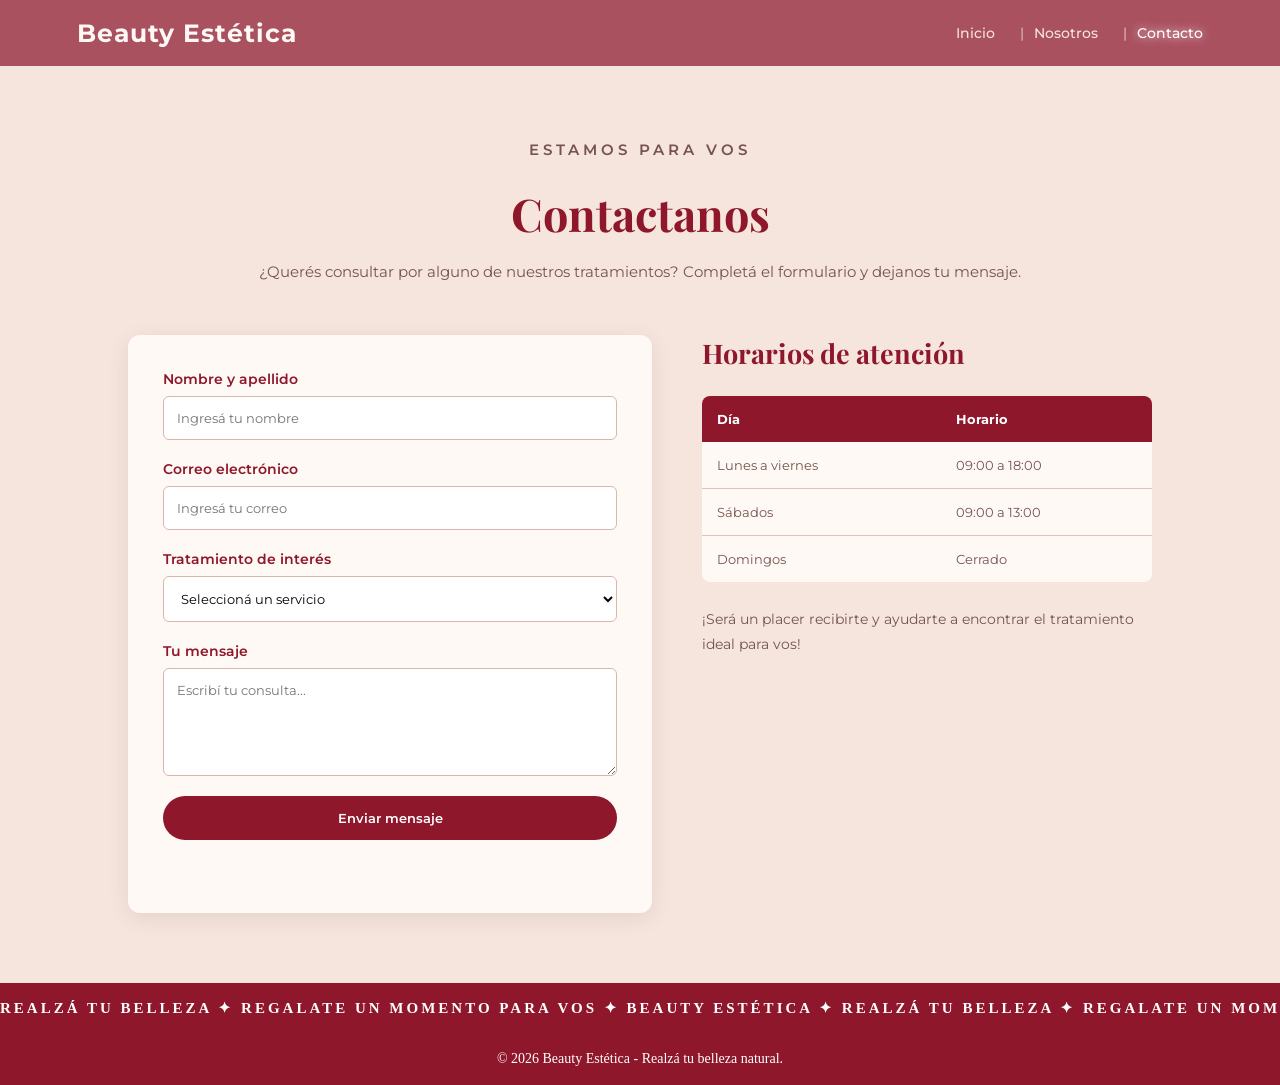
<file: Contacto.html>
<!DOCTYPE html>
<html lang="es">
<head>
<meta charset="UTF-8">

<meta name="viewport" content="width=device-width, initial-scale=1.0">

    <title>Contacto | Beauty Estética</title>

    <link href="https://fonts.googleapis.com/css2?family=Montserrat:wght@400;500;600;700&family=Playfair+Display:wght@500;600;700&display=swap" rel="stylesheet">

    <link rel="stylesheet" href="Css/Styles.css">
</head>

<body>

<header class="encabezado">
 <a href="index.html" class="logo">Beauty Estética</a>

<nav class="menu">
    <a href="index.html">Inicio</a>
    <a href="Nosotros.html">Nosotros</a>
    <a href="Contacto.html" class="activo">Contacto</a>
</nav>
</header>

<main>

<section class="contacto">
<div class="contacto-intro">
<p class="subtitulo">ESTAMOS PARA VOS</p>

<h1>Contactanos</h1>

<p>
¿Querés consultar por alguno de nuestros tratamientos?
Completá el formulario y dejanos tu mensaje.
</p>
</div>

<div class="contacto-contenido">

<form class="formulario-contacto">

<label for="nombre">Nombre y apellido</label>
<input type="text" id="nombre" name="nombre"
placeholder="Ingresá tu nombre" required>

<label for="email">Correo electrónico</label>
<input type="email" id="email" name="email"
placeholder="Ingresá tu correo" required>

<label for="servicio">Tratamiento de interés</label>
<select id="servicio" name="servicio" required>
 <option value="">Seleccioná un servicio</option>
 <option value="manicuria">Manicuría</option>
 <option value="capilar">Tratamientos capilares</option>
 <option value="pestanas">Pestañas pelo por pelo</option>
 <option value="maquillaje">Maquillaje</option>
</select>

<label for="mensaje">Tu mensaje</label>
<textarea id="mensaje" name="mensaje" rows="5"
placeholder="Escribí tu consulta..." required></textarea>

<button type="submit">Enviar mensaje</button>
<p id="mensaje-formulario"></p>
</form>

<div class="contacto-info">
    <h2>Horarios de atención</h2>

<table>
<thead>
<tr>
 <th>Día</th>
  <th>Horario</th>
  </tr>
  </thead>

  <tbody>
 <tr>
  <td>Lunes a viernes</td>
  <td>09:00 a 18:00</td>
 </tr>

  <tr>
   <td>Sábados</td>
    <td>09:00 a 13:00</td>
   </tr>

    <tr>
  <td>Domingos</td>
   <td>Cerrado</td>
    </tr>
   </tbody>
  </table>

   <p>
    ¡Será un placer recibirte y ayudarte a encontrar
     el tratamiento ideal para vos!
  </p>
   </div>

 </div>
</section>

</main>

<div class="franja-animada">
    <div class="texto-animado">
        REALZÁ TU BELLEZA ✦ REGALATE UN MOMENTO PARA VOS ✦
        BEAUTY ESTÉTICA ✦ REALZÁ TU BELLEZA ✦
        REGALATE UN MOMENTO PARA VOS ✦ BEAUTY ESTÉTICA ✦
    </div>
</div>

    <footer class="pie-pagina">
        <p>© 2026 Beauty Estética - Realzá tu belleza natural.</p>
    </footer>

<script src="Java/java.js"></script>

</body>
</html>
</file>
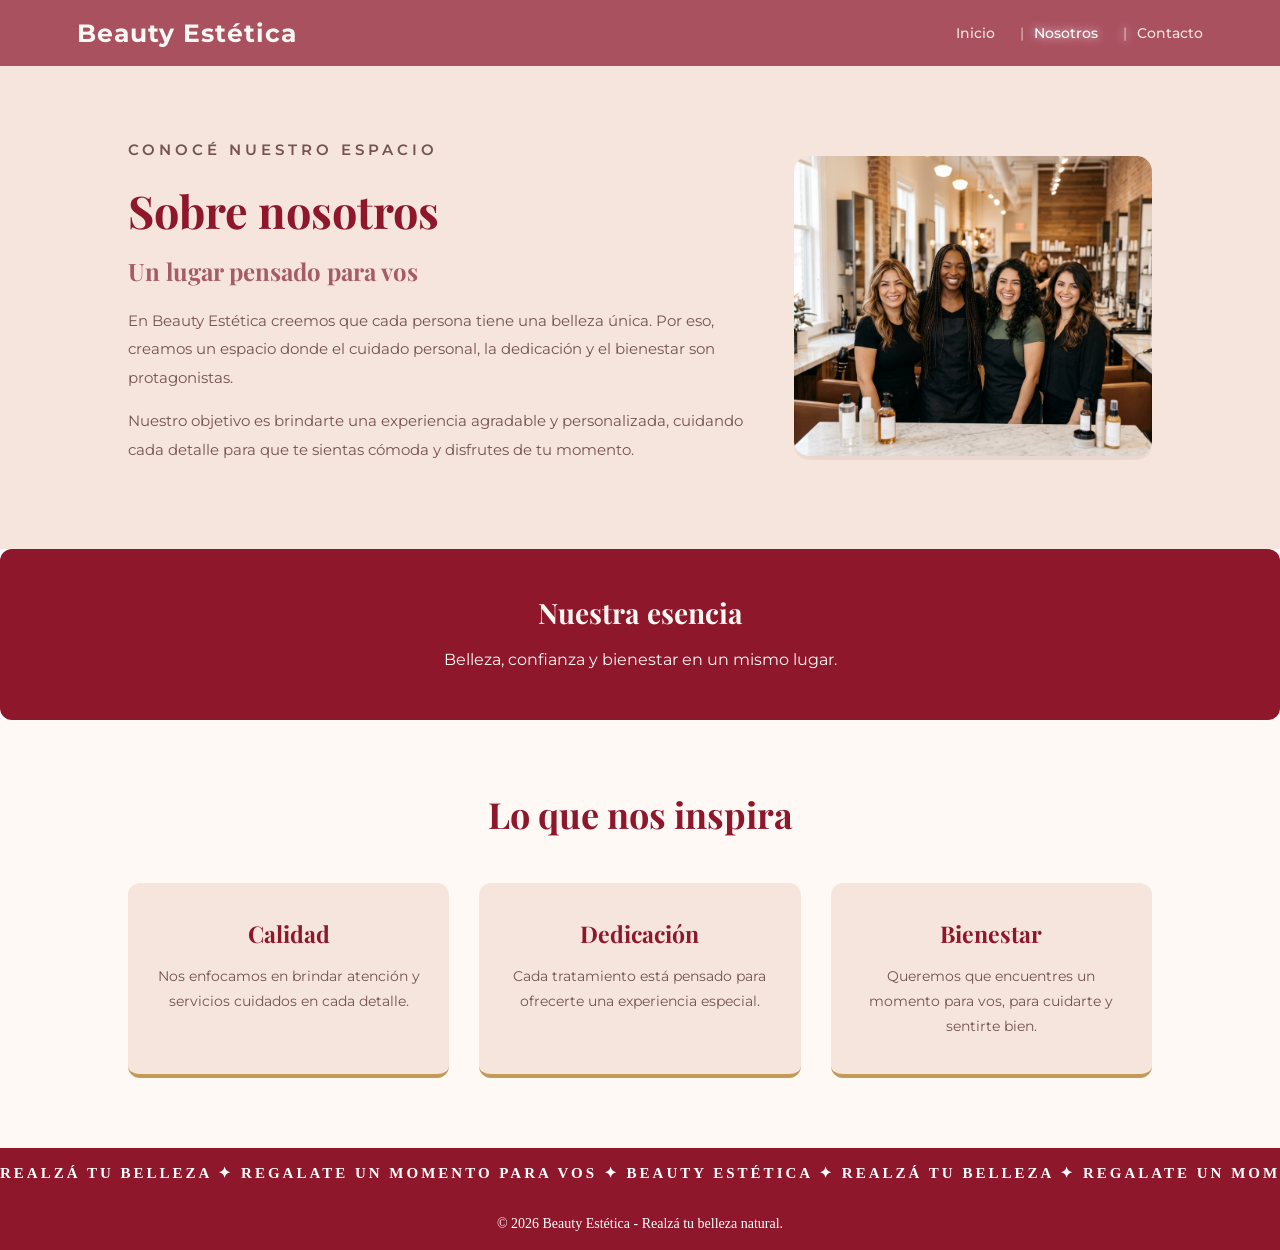
<file: Nosotros.html>
<!DOCTYPE html>

<html lang="es">

<head>

 <meta charset="UTF-8">

<meta name="viewport" content="width=device-width, initial-scale=1.0">
<title>Nosotros | Beauty Estética</title>

<link href="https://fonts.googleapis.com/css2?family=Montserrat:wght@400;500;600;700&family=Playfair+Display:wght@500;600;700&display=swap" rel="stylesheet">

    <link rel="stylesheet" href="Css/Styles.css">
</head>

<body>

<header class="encabezado">
     <a href="index.html" class="logo">Beauty Estética</a>

<nav class="menu">
<a href="index.html">Inicio</a>
 <a href="Nosotros.html" class="activo">Nosotros</a>
<a href="Contacto.html">Contacto</a>
</nav>
</header>

<main>

<section class="nosotros">

 <div class="nosotros-contenido">

<p class="subtitulo">CONOCÉ NUESTRO ESPACIO</p>

<h1>Sobre nosotros</h1>

<h2>Un lugar pensado para vos</h2>

<p>
    En Beauty Estética creemos que cada persona tiene
    una belleza única. Por eso, creamos un espacio donde
     el cuidado personal, la dedicación y el bienestar
    son protagonistas. </p>

<p>
Nuestro objetivo es brindarte una experiencia
agradable y personalizada, cuidando cada detalle
para que te sientas cómoda y disfrutes de tu momento.
</p>

</div>

<div class="nosotros-imagen">
<img src="Img/estilistas.jpg" alt="Equipo de estilistas de Beauty Estética">
</div>

</section>

<div class="nosotros-destacado">
    <h2>Nuestra esencia</h2>
    <p>Belleza, confianza y bienestar en un mismo lugar.</p>
</div>
<section class="valores">
 <h2>Lo que nos inspira</h2>

 <div class="valores-contenedor">
 <div class="valor">
 <h3>Calidad</h3>
<p>
Nos enfocamos en brindar atención y servicios
cuidados en cada detalle.
 </p>
</div>

<div class="valor">
<h3>Dedicación</h3>
<p>
 Cada tratamiento está pensado para ofrecerte
una experiencia especial.
</p>
 </div>

 <div class="valor">
<h3>Bienestar</h3>
 <p>
 Queremos que encuentres un momento para vos,
para cuidarte y sentirte bien.
 </p>
 </div>
 </div>
</section>

</main>

<div class="franja-animada">
    <div class="texto-animado">
        REALZÁ TU BELLEZA ✦ REGALATE UN MOMENTO PARA VOS ✦
        BEAUTY ESTÉTICA ✦ REALZÁ TU BELLEZA ✦
        REGALATE UN MOMENTO PARA VOS ✦ BEAUTY ESTÉTICA ✦
    </div>
</div>



<footer class="pie-pagina">
<p>© 2026 Beauty Estética - Realzá tu belleza natural.</p>
</footer>

<script src="Java/java.js"></script>

</body>
</html>
</file>
<file: Css/Styles.css>
/* ESTILOS GENERALES */

* {
    margin: 0;
    padding: 0;
    box-sizing: border-box;
}

/* PORTADA */

.portada {
    display: flex;
    min-height: 85vh;
    width: 100%;
}

/* COLUMNA DE LA IMAGEN */

.portada-imagen {
    width: 50%;
    overflow: hidden;
}

.portada-imagen img {
    width: 100%;
    height: 100%;
    object-fit: cover;
    display: block;
}

/* COLUMNA DEL CONTENIDO */

.portada-contenido {
    width: 50%;
    background-color: #F5E5DC;
    display: flex;
    flex-direction: column;
    justify-content: center;
    align-items: center;
    text-align: center;
    padding: 50px;
}

/* TEXTOS DE LA PORTADA */

.portada-contenido {
    font-family: 'Montserrat', sans-serif;
    color: #8E172B;
}

.subtitulo {
    font-size: 12px;
    letter-spacing: 4px;
    font-weight: 600;
    margin-bottom: 20px;
}

.portada-contenido h1 {
    font-family: 'Playfair Display', serif;
    font-size: 52px;
    font-weight: 600;
    margin-bottom: 15px;
}

.portada-contenido h2 {
    font-family: 'Playfair Display', serif;
    font-size: 25px;
    font-weight: 500;
    color: #A65C68;
    margin-bottom: 20px;
}

.descripcion {
    color: #76534E;
    font-size: 14px;
    line-height: 1.8;
    max-width: 420px;
    margin-bottom: 30px;
}

/* LISTA DE TRATAMIENTOS */

.lista-tratamientos {
    width: 100%;
    max-width: 380px;
    margin-bottom: 30px;
}

.lista-tratamientos p {
    padding: 12px;
    border-bottom: 1px solid #D9B6AA;
    color: #8E172B;
    font-size: 15px;
    font-weight: 500;
}

/* BOTÓN */

.boton-portada {
    display: inline-block;
    background-color: #8E172B;
    color: #FFFFFF;
    text-decoration: none;
    padding: 14px 28px;
    border-radius: 30px;
    font-size: 13px;
    font-weight: 600;
    transition: 0.3s;
}

.boton-portada:hover {
    background-color: #A65C68;
    transform: translateY(-3px);
}

/* ENCABEZADO Y NAVEGACIÓN */

.encabezado {
    width: 100%;
    padding: 18px 6%;
    background-color: rgba(142, 23, 43, 0.75);
    display: flex;
    justify-content: space-between;
    align-items: center;
    position: sticky;
    top: 0;
    z-index: 1000;
}

/* NOMBRE DEL SALÓN */

.logo {
    font-family: 'Montserrat', sans-serif;
    font-size: 25px;
    font-weight: 700;
    letter-spacing: 1px;
    color: #FFF9F5;
    text-decoration: none;
}

.menu {
    display: flex;
    align-items: center;
    gap: 10px;
}

.menu a {
    font-family: 'Montserrat', sans-serif;
    font-size: 14px;
    font-weight: 500;
    color: #F5E5DC;
    text-decoration: none;
    transition: 0.3s;
}
.menu a:hover,
.menu a.activo {
    color: #FFFFFF;
    text-shadow: 0 0 8px rgba(255, 255, 255, 0.8);
}

.menu a:not(:last-child)::after {
    content: "|";
    color: #D9B6AA;
    margin-left: 25px;
    margin-right: 0;
}


/* PAGINA NOSOTROS */

.nosotros {
    display: flex;
    align-items: center;
    justify-content: space-between;
    gap: 45px;
    padding: 70px 10%;
    background-color: #F5E5DC;
}

.nosotros-contenido {
    flex: 1;
}

.nosotros-imagen {
    flex: 0 0 35%;
}

.nosotros-imagen img {
    width: 100%;
    height: 300px;
    object-fit: cover;
    border-radius: 15px;
    box-shadow: 0 5px 20px rgba(118, 83, 78, 0.15);
}


.nosotros-imagen {
    position: relative;
    overflow: hidden;
    border-radius: 15px;
}

.nosotros-imagen::after {
    content: "";
    position: absolute;
    top: 0;
    left: -100%;
    width: 50%;
    height: 100%;
    background: linear-gradient(
        120deg,
        transparent,
        rgba(255, 255, 255, 0.5),
        transparent
    );
    transform: skewX(-20deg);
    transition: left 0.7s ease;
}

.nosotros-imagen:hover::after {
    left: 150%;
}

.nosotros-contenido h1 {
    font-family: 'Playfair Display', serif;
    font-size: 45px;
    color: #8E172B;
    margin-bottom: 15px;
}

.nosotros-contenido h2 {
    font-family: 'Playfair Display', serif;
    color: #A65C68;
    font-size: 24px;
    margin-bottom: 20px;
}

.nosotros-contenido p {
    font-family: 'Montserrat', sans-serif;
    color: #76534E;
    font-size: 15px;
    line-height: 1.9;
    margin-bottom: 15px;
}

.nosotros-destacado {
    flex: 0 0 35%;
    background-color: #8E172B;
    color: #FFF9F5;
    padding: 45px 30px;
    text-align: center;
    border-radius: 12px;
}

.nosotros-destacado h2 {
    font-family: 'Playfair Display', serif;
    font-size: 28px;
    margin-bottom: 15px;
}

.nosotros-destacado p {
    font-family: 'Montserrat', sans-serif;
    line-height: 1.8;
}

/* VALORES - LO QUE NOS INSPIRA */

.valores {
    padding: 70px 10%;
    background-color: #FFF9F5;
    text-align: center;
}

.valores h2 {
    font-family: 'Playfair Display', serif;
    font-size: 36px;
    color: #8E172B;
    margin-bottom: 45px;
}

.valores-contenedor {
    display: flex;
    justify-content: center;
    gap: 30px;
}

.valor {
    flex: 1;
    background-color: #F5E5DC;
    padding: 35px 25px;
    border-radius: 12px;
    border-bottom: 4px solid #C49A58;
    transition: transform 0.3s ease;
}

.valor:hover {
    transform: translateY(-8px);
}

.valor h3 {
    font-family: 'Playfair Display', serif;
    font-size: 23px;
    color: #8E172B;
    margin-bottom: 15px;
}

.valor p {
    font-family: 'Montserrat', sans-serif;
    font-size: 14px;
    line-height: 1.8;
    color: #76534E;
}

/* PAGINA CONTACTO */

.contacto {
    padding: 70px 10%;
    background-color: #F5E5DC;
}

.contacto-intro {
    text-align: center;
    margin-bottom: 50px;
}

.contacto-intro h1 {
    font-family: 'Playfair Display', serif;
    font-size: 45px;
    color: #8E172B;
    margin-bottom: 15px;
}

.contacto-intro p {
    font-family: 'Montserrat', sans-serif;
    color: #76534E;
    font-size: 15px;
    line-height: 1.8;
}

.contacto-contenido {
    display: flex;
    justify-content: center;
    align-items: flex-start;
    gap: 50px;
}

.formulario-contacto {
    flex: 1;
    max-width: 550px;
    background-color: #FFF9F5;
    padding: 35px;
    border-radius: 12px;
    box-shadow: 0 5px 20px rgba(118, 83, 78, 0.12);
    display: flex;
    flex-direction: column;
}

.formulario-contacto label {
    font-family: 'Montserrat', sans-serif;
    color: #8E172B;
    font-size: 14px;
    font-weight: 600;
    margin-bottom: 8px;
}

.formulario-contacto input,
.formulario-contacto select,
.formulario-contacto textarea {
    width: 100%;
    padding: 13px;
    margin-bottom: 20px;
    border: 1px solid #D9B6AA;
    border-radius: 6px;
    background-color: #FFFFFF;
    font-family: 'Montserrat', sans-serif;
    font-size: 13px;
    outline: none;
}

.formulario-contacto input:focus,
.formulario-contacto select:focus,
.formulario-contacto textarea:focus {
    border-color: #8E172B;
}

.formulario-contacto button {
    background-color: #8E172B;
    color: #FFFFFF;
    border: none;
    padding: 14px;
    border-radius: 25px;
    font-family: 'Montserrat', sans-serif;
    font-weight: 600;
    cursor: pointer;
    transition: 0.3s;
}

.formulario-contacto button:hover {
    background-color: #A65C68;
    transform: translateY(-3px);
}

.contacto-info {
    flex: 1;
    max-width: 450px;
}

.contacto-info h2 {
    font-family: 'Playfair Display', serif;
    color: #8E172B;
    font-size: 27px;
    margin-bottom: 25px;
}

.contacto-info table {
    width: 100%;
    border-collapse: collapse;
    background-color: #FFF9F5;
    border-radius: 8px;
    overflow: hidden;
    font-family: 'Montserrat', sans-serif;
    font-size: 13px;
}

.contacto-info th {
    background-color: #8E172B;
    color: #FFFFFF;
    padding: 15px;
    text-align: left;
}

.contacto-info td {
    padding: 15px;
    color: #76534E;
    border-bottom: 1px solid #E8BDB5;
}

.contacto-info tr:last-child td {
    border-bottom: none;
}

.contacto-info p {
    color: #76534E;
    font-family: 'Montserrat', sans-serif;
    font-size: 14px;
    line-height: 1.8;
    margin-top: 25px;
}

/* SECCION SERVICIOS */

.servicios {
    padding: 70px 5%;
    background-color: #FFF9F5;
    text-align: center;
}

.servicios .subtitulo {
    color: #A65C68;
    font-family: 'Montserrat', sans-serif;
    font-size: 12px;
    letter-spacing: 2px;
    margin-bottom: 10px;
}

.servicios h2 {
    font-family: 'Playfair Display', serif;
    font-size: 36px;
    color: #8E172B;
    margin-bottom: 40px;
}

.servicios-contenedor {
    display: grid;
grid-template-columns: repeat(2, 1fr);    
gap: 18px;
    margin-top: 40px;
}

.servicio {
    background-color: transparent;
    padding: 0;
    border-radius: 12px;
    overflow: hidden;
    transition: transform 0.3s ease;
}

.servicio:hover {
    transform: translateY(-6px);
}

.servicio img {
    width: 100%;
    aspect-ratio: 1 / 1;
    object-fit: cover;
    display: block;
    border-radius: 12px;
}

.servicio h3 {
    font-family: 'Playfair Display', serif;
    color: #8E172B;
    font-size: 18px;
    margin: 18px 10px 0;
}

/* VENTANA EMERGENTE DE SERVICIOS */

.modal-servicio {
    display: none;
    position: fixed;
    z-index: 2000;
    top: 0;
    left: 0;
    width: 100%;
    height: 100%;
    background-color: rgba(50, 20, 25, 0.65);
    justify-content: center;
    align-items: center;
    padding: 20px;
    box-sizing: border-box;
}

.modal-contenido {
    position: relative;
    background-color: #FFF9F5;
    width: 100%;
    max-width: 450px;
    padding: 30px;
    border-radius: 15px;
    text-align: center;
    box-shadow: 0 5px 25px rgba(0, 0, 0, 0.2);
    animation: aparecer 0.3s ease;
}

.modal-contenido img {
    width: 100%;
    height: 230px;
    object-fit: cover;
    border-radius: 10px;
    margin-bottom: 20px;
}

.modal-contenido h3 {
    font-family: 'Playfair Display', serif;
    color: #8E172B;
    font-size: 27px;
    margin-bottom: 12px;
}

.modal-contenido p {
    font-family: 'Montserrat', sans-serif;
    color: #76534E;
    font-size: 14px;
    line-height: 1.8;
    margin-bottom: 25px;
}

.cerrar-modal {
    position: absolute;
    top: 8px;
    right: 15px;
    background: none;
    border: none;
    color: #8E172B;
    font-size: 30px;
    cursor: pointer;
}

@keyframes aparecer {
    from {
        opacity: 0;
        transform: translateY(15px);
    }
    to {
        opacity: 1;
        transform: translateY(0);
    }
}

/* MENSAJE DE CONFIRMACION DEL FORMULARIO */

#mensaje-formulario {
    color: #8E172B;
    font-family: 'Montserrat', sans-serif;
    font-size: 14px;
    font-weight: 600;
    text-align: center;
    line-height: 1.6;
    margin-top: 18px;
    padding: 10px;
}


/* ADAPTACION PARA CELULARES */

@media (max-width: 768px) {

    /* ENCABEZADO Y MENU */

    .encabezado {
        flex-direction: column;
        gap: 15px;
        padding: 15px 5%;
    }

    .logo {
        font-size: 22px;
    }

    .menu {
        justify-content: center;
        flex-wrap: wrap;
        gap: 8px;
    }

    .menu a {
        font-size: 12px;
    }

    .menu a:not(:last-child)::after {
        margin-left: 8px;
    }

    /* PORTADA */

    .portada {
        flex-direction: column;
        padding: 45px 6%;
        gap: 30px;
    }

    .portada-imagen,
    .portada-contenido {
        width: 100%;
    }

    .portada-imagen img {
        width: 100%;
        height: auto;
    }

    .portada-contenido h1 {
        font-size: 36px;
    }

    /* SERVICIOS */

    .servicios {
        padding: 50px 6%;
    }

    .servicios-contenedor {
        grid-template-columns: 1fr;
        gap: 20px;
    }

    /* NOSOTROS */

    .nosotros {
        flex-direction: column;
        padding: 50px 7%;
        gap: 30px;
    }

    .nosotros-contenido,
    .nosotros-imagen {
        width: 100%;
    }

    .nosotros-imagen img {
        height: 280px;
    }

    .nosotros-destacado {
        width: 90%;
        margin: 25px auto;
        box-sizing: border-box;
    }

    /* VALORES */

    .valores {
        padding: 50px 7%;
    }

    .valores-contenedor {
        flex-direction: column;
        gap: 20px;
    }

    /* CONTACTO */

    .contacto {
        padding: 50px 6%;
    }

    .contacto-contenido {
        flex-direction: column;
        align-items: center;
        gap: 35px;
    }

    .formulario-contacto,
    .contacto-info {
        width: 100%;
        max-width: 550px;
        box-sizing: border-box;
    }

    .formulario-contacto {
        padding: 25px 20px;
    }

    .contacto-intro h1 {
        font-size: 36px;
    }

    /* VENTANA EMERGENTE */

    .modal-contenido {
        padding: 25px 18px;
    }

    .modal-contenido img {
        height: 190px;
    }

}

/* TABLA DE PRECIOS */

.tabla-precios {
    width: 90%;
    max-width: 900px;
    margin: 60px auto;
    text-align: center;
}

.tabla-precios h2 {
    color: #8E172B;
    margin-bottom: 30px;
}

.tabla-precios table {
    width: 100%;
    border-collapse: collapse;
    background-color: #fff;
    border-radius: 12px;
    overflow: hidden;
    box-shadow: 0 5px 20px rgba(80, 40, 80, 0.12);
}

.tabla-precios th {
    background-color: #8E172B;
    color: white;
    padding: 16px;
}

.tabla-precios td {
    padding: 15px;
    color: #514052;
    border-bottom: 1px solid #eaddea;
}

.tabla-precios tr:nth-child(even) {
    background-color: #f8f1f8;
}

.tabla-precios tr:hover {
    background-color: #f0e3f0;
    transition: 0.3s;
}


.franja-animada {
    width: 100%;
    overflow: hidden;
    background-color: #8E172B;
    padding: 16px 0;
    white-space: nowrap;
}

.texto-animado {
    display: inline-block;
    color: white;
    font-size: 15px;
    font-weight: 600;
    letter-spacing: 3px;
    animation: desplazar-texto 22s linear infinite;
}

@keyframes desplazar-texto {
    from {
        transform: translateX(0);
    }

    to {
        transform: translateX(-50%);
    }
}

/* PIE DE PÁGINA */

.pie-pagina {
    background-color: #8E172B;
    color: white;
    text-align: center;
    padding: 18px;
    margin: 0;
}

.pie-pagina p {
    margin: 0;
    font-size: 14px;
    color: white;
}
</file>
